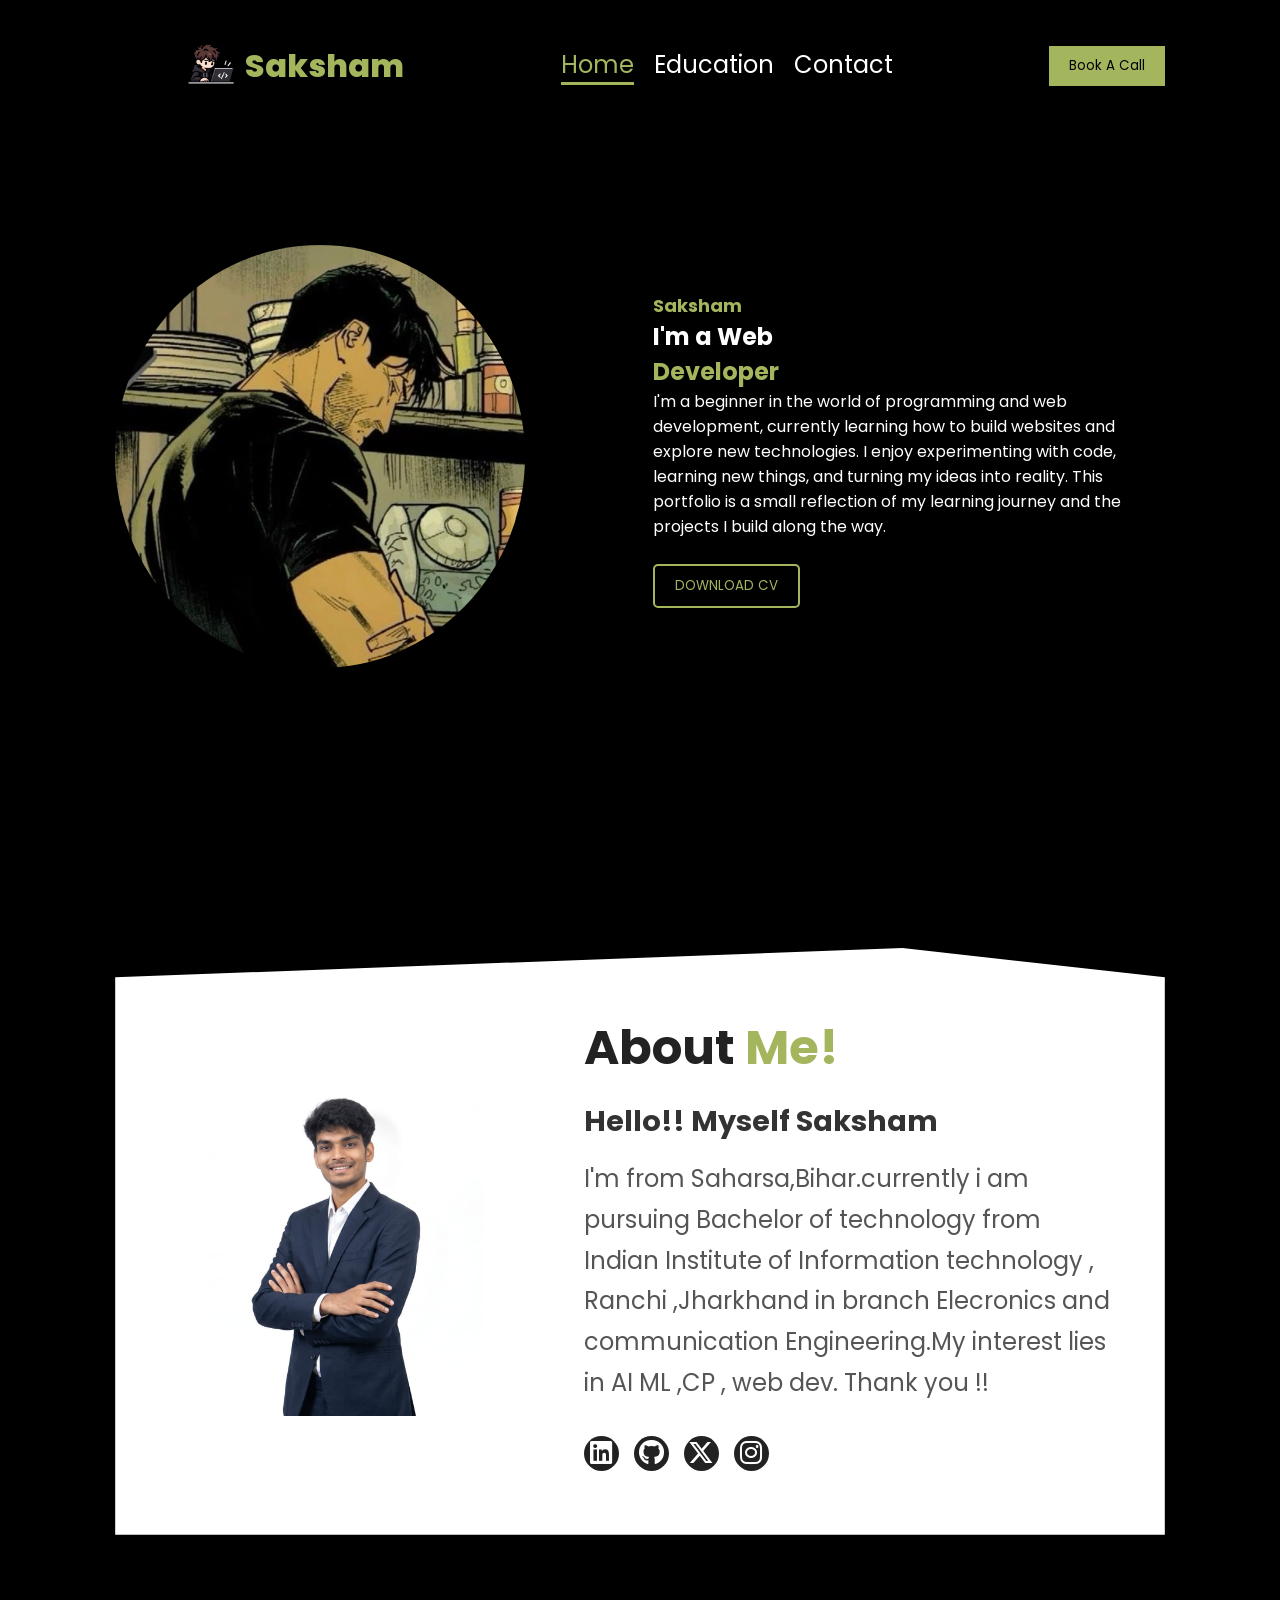
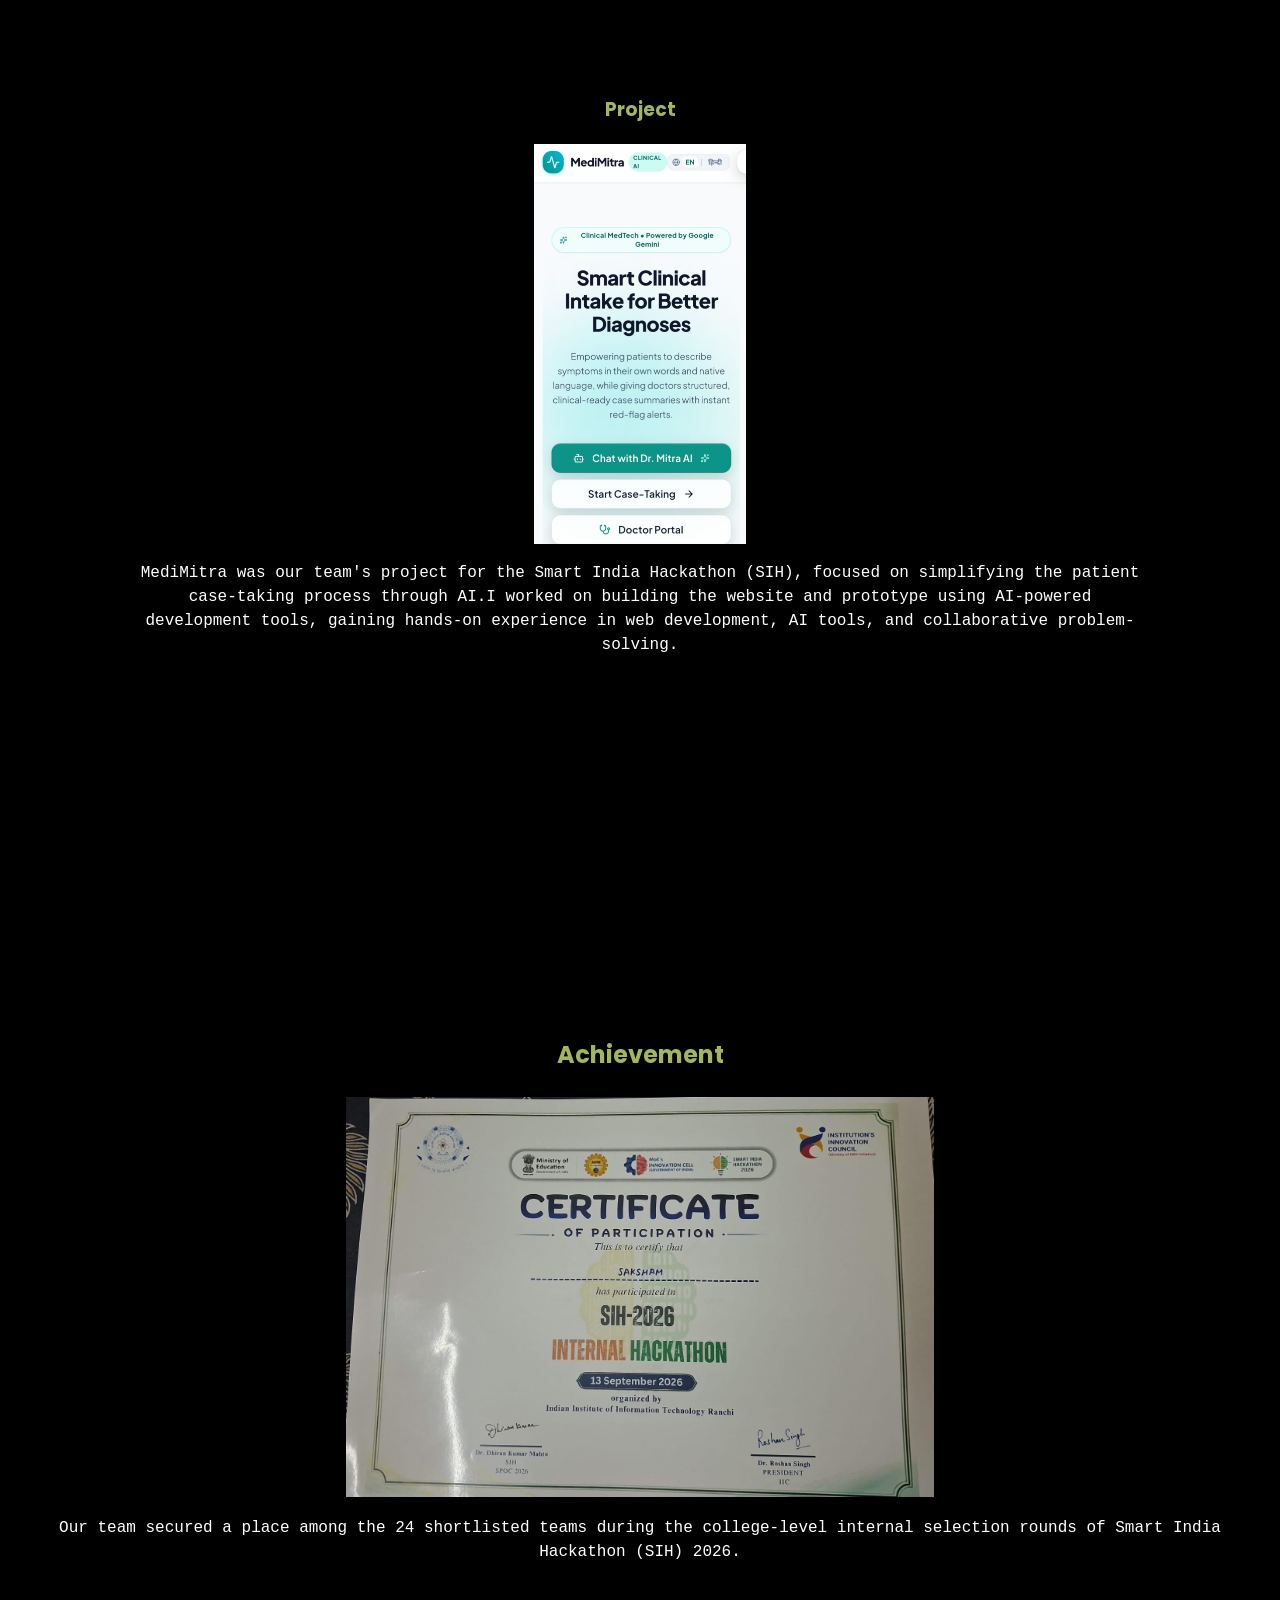
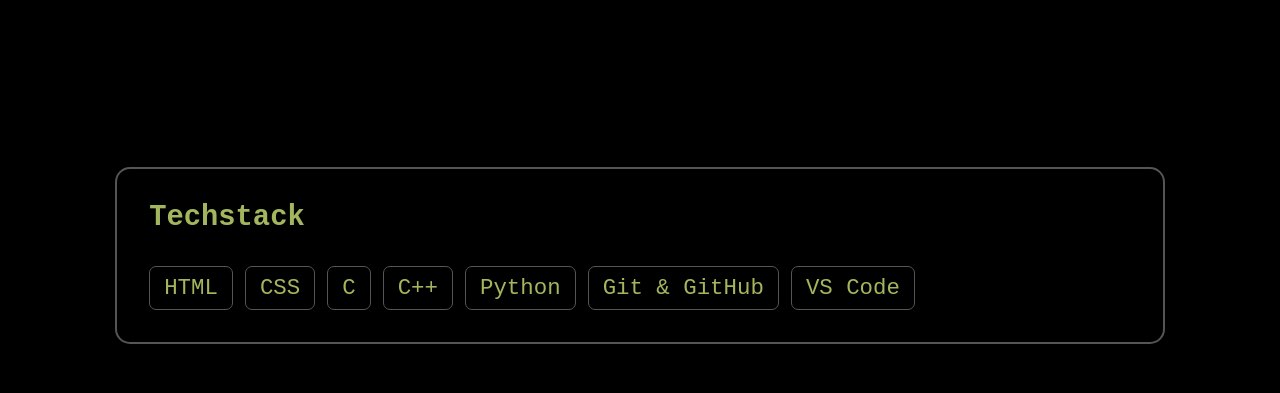
<file: index.html>
<!DOCTYPE html>
<html lang="en">
<head>
    <meta charset="UTF-8">
    <meta name="viewport" content="width=device-width, initial-scale=1.0">
    <title>Portfolio</title>
    <link rel="stylesheet" href="https://cdnjs.cloudflare.com/ajax/libs/font-awesome/6.5.2/css/all.min.css">

    <link rel="icon" href="./alien-monster_1f47e.png" >
    <link rel="stylesheet" href="style.css" >

</head>
<body>
         <header>
        <div >
            <a href="#" class="logo">
            <img src="logo.png"  alt="Logo">
            <span>Saksham</span>
            </a>
        </div>

        <nav> 
            <div>
            <a href="index.html" class="Home"> Home</a>
            <a href="education.html" >Education</a>
            <a href="contact.html" >Contact</a>
            </div>
        </nav>

        <button class="btn btn-first">Book A Call</button>

    </header>

    <section class="home"> 
        <div class="main-img">
            <img src="batman.jpeg" alt="">
        </div>

        <div class="Home-content">
            <h6>Saksham</h6>
            <h1>I'm a Web<br> <span>Developer</span></h1>
            <p>I'm a beginner in the world of programming and web development, currently learning how to build websites and explore new technologies. I enjoy experimenting with code, learning new things, and turning my ideas into reality. This portfolio is a small reflection of my learning journey and the projects I build along the way.</p>
            
            <div>
                <button class="btn btn-second">DOWNLOAD CV
                </button>
            </div>
        </div>
    </section> 
    <section class="about-section">
        <div class="about">
            <div class="sec-image">
                <img src="about.jpeg" alt="" >
            </div>
            <div class="about-content">
                <h1>About <span>Me!</span></h1>
                <h3>Hello!! Myself Saksham</h3>
                <p>I'm from Saharsa,Bihar.currently i am pursuing Bachelor of technology from Indian Institute of Information technology , Ranchi ,Jharkhand in branch Elecronics and communication Engineering.My interest lies in AI ML ,CP , web dev. Thank you !! </p>
                <div class="social">
                <a href="https://www.linkedin.com/in/saksham-39a841434?utm_source=share_via&utm_content=profile&utm_medium=member_android"><i class="fa-brands fa-linkedin"></i></a>
                <a href="https://github.com/Saksham-dev08"><i class="fa-brands fa-github"></i></a>
                <a href="#"><i class="fa-brands fa-x-twitter"></i></a>
                <a href="#"><i class="fa-brands fa-instagram"></i></a>
            </div>
            </div>

        </div>
    </section>
    <section>
        

    <section class="project-section">
        <div class="project">
            <h1 class="header">Project</h1>
            <img src="project2.jpeg" alt="MediMitra Project">
            <p>MediMitra was our team's project for the Smart India Hackathon (SIH), focused on simplifying the patient case-taking process through AI.I worked on building the website and prototype using AI-powered development tools, gaining hands-on experience in web development, AI tools, and collaborative problem-solving.</p>
        </div>
        </section>
    </section>

    <section class="achieve-section">
        <div class="achieve">
            <h1 class="achieve-header">Achievement</h1>
            <img src="achievement.jpeg" alt="" >
            <p>Our team secured a place among the 24 shortlisted teams during the college-level internal selection rounds of Smart India Hackathon (SIH) 2026.</p>

        </div>

    </section>
    <section class="techstack-section">

    <div class="techstack">

        <h2>Techstack</h2>

        <div class="tech-list">

            <span class="tech">HTML</span>
            <span class="tech">CSS</span>
            <span class="tech">C</span>
            <span class="tech">C++</span>
            <span class="tech">Python</span>
            <span class="tech">Git & GitHub</span>
            <span class="tech">VS Code</span>

        </div>

    </div>

</section>

</body>

</html>
</file>
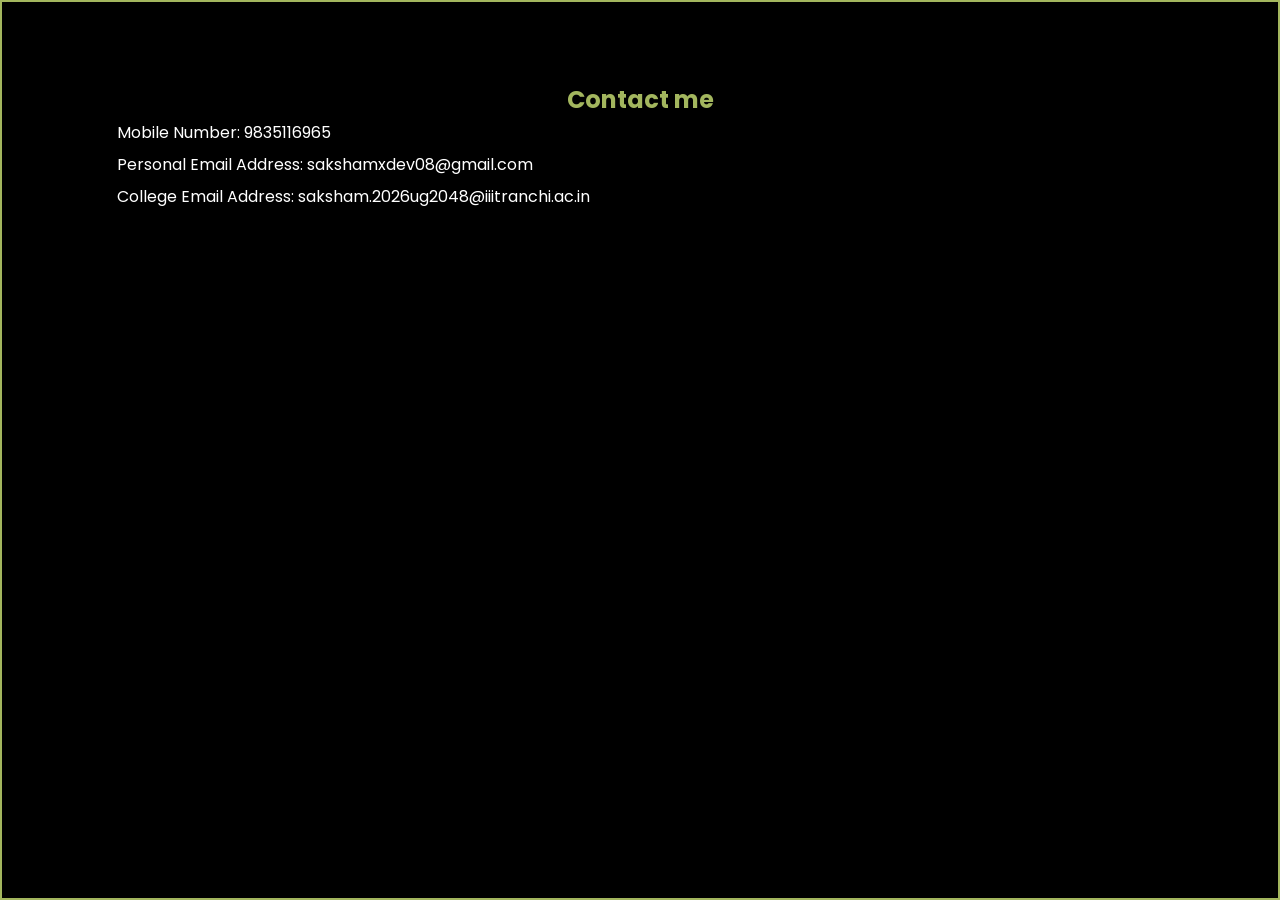
<file: contact.html>
<!DOCTYPE html>
<html lang="en">
<head>
    <mta charset="UTF-8">
    <meta name="viewport" content="width=device-width, initial-scale=1.0">
    <title>contact</title>
    <link rel="stylesheet" href="style.css" >
</head>
<body>
    <section class="contact">
    <div class="con">
    <h1>Contact me</h1>  

    <P>Mobile Number: 9835116965 </P>
    <P>Personal Email Address: sakshamxdev08@gmail.com</P>
    <p>College Email Address: saksham.2026ug2048@iiitranchi.ac.in</p>
    </div>
    </section>
    
</body>
</html>
</file>
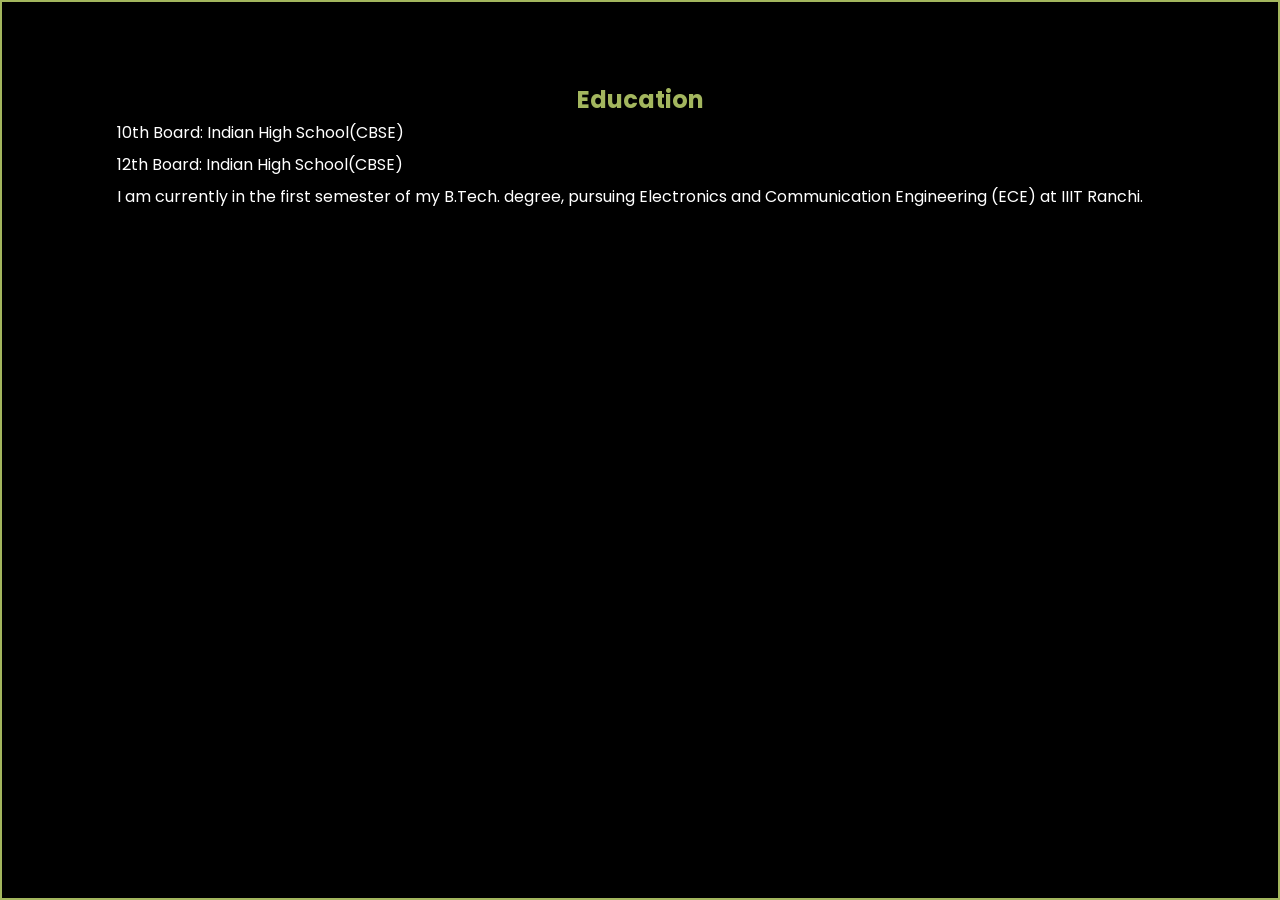
<file: education.html>
<!DOCTYPE html>
<html lang="en">
<head>
    <meta charset="UTF-8">
    <meta name="viewport" content="width=device-width, initial-scale=1.0">
    <title>Education</title>
    <link rel="stylesheet" href="style.css" >
</head>
<body>
    <section class="education">
       <div class="edu">

       
        <h1>Education</h1>
        <p>10th Board: Indian High School(CBSE)</p>
        <P>12th Board: Indian High School(CBSE)</P>
        <P>I am currently in the first semester of my B.Tech. degree, pursuing Electronics and Communication Engineering (ECE) at IIIT Ranchi.</P>
       </div>
    </section>
    
    
</body>
</html>
</file>
<file: style.css>
@import url('https://fonts.googleapis.com/css2?family=Poppins:wght@100;200;300;400;500;600&display=swap');


body{
    background-color: black;
    color: #fff;
    overflow-x: hidden;
    width: 100%;
    height: 100vh;
}

*{
    margin: 0;
    padding:0;
    text-decoration: none;
    box-sizing: border-box;
    border: none;
    outline: none;
    font-family: 'Poppins' , sans-serif;

}

header{
    margin-top: 1.25rem;
    position: fixed;
    top: 0%;
    left: 0%;
    width: 100%;
    padding: 1rem 9%;
    background-color: transparent;
    filter: drop-shadow(10px);
    display: flex;
    justify-content: space-between;
    align-items: center;
    z-index: 100;
}

.logo{
    display: flex;
    align-items: center;
    gap:0px;
    font-size: 2rem;
    color: #A3B65E;
    font-weight: 800;
    cursor: pointer;
    transition: 0.5s ease;
    text-decoration: none;
}
.logo:hover{
    transform: scale(1.1);
}

.logo img{
    width: 200px;
    height:60px;
    object-fit: contain;
    margin-right: -70px;

}

nav div {
    display: flex;
    gap: 20px;
    font-size: 1.5rem;
    color: white;
}

nav div a {
    color: white;
    text-decoration: none;
    border-bottom: 3px solid transparent;
}

nav a.Home{
    color: #A3B65E;
    border-bottom: 3px solid #A3B65E;
}

nav a:hover {
    border-bottom: 3px solid #A3B65E;
    color: #A3B65E;
}

.btn.btn-first {
    background-color: #A3B65E;
    color: black;
    border: none;
    padding: 10px 20px;
    cursor: pointer;
}

section{
    min-height: 100vh;
    padding: 5rem 9% 5rem;
}

.home{
    display:flex;
    justify-content: center;
    align-items: center;
    gap:8rem;
    background-color: black;
}

.home .main-img img{
    position: relative;
    width: 32vw;
    border-radius: 50%;
    box-shadow: 0 0 25px solid #A3B65E;
    cursor: pointer;
    transition: 0.2s linear;
    margin-top: 20px;
    

}

section div h6 {
    font-size: large;
    color: #A3B65E;

}

section div span{
    color:#A3B65E;
    
    
}

section .btn-second {
    color: #A3B65E;
    background-color: black;
    border: 2px solid #A3B65E;
    padding: 10px 20px;
    text-decoration: none;
    border-radius: 5px;
    display: inline-block;
    transition: 0.3s ease;
    margin-top: 5%;
}

section .about-section{
    display: flex;
    justify-content: center;
    align-items: center;
    background-color: white;

}

.about-section{
    min-height: 100vh;
    background-color: #000;
    padding: 5rem 9%;
    display: flex;
    justify-content: center;
    align-items: center;

}
.about{
    width: 100%;
    min-height: 450px;
    background-color: white;
    display: flex;
    justify-content: space-evenly;
    align-items: center;
    padding: 4rem 5%;
    gap: 4rem;

    clip-path: polygon(
        0 5%,
        75% 0,
        100% 5%,
        100% 100%,
        0 100%
    );

}
.sec-image {
    flex: 1;
    display: flex;
    justify-content: center;
    align-items: center;
}
.sec-image img {
    width: 280px;
    height: 350px;
    object-fit: cover;
    object-position: center;
}

.about-content {
    flex: 1.5;
    color: #333;
}

.about-content h1 {
    font-size: 3rem;
    color: #222;
    margin-bottom: 1rem;
}

.about-content h1 span {
    color: #A3B65E;
}

.about-content h3 {
    font-size: 1.8rem;
    margin-bottom: 1rem;
    color: #333;
}

.about-content p {
    font-size: 1.5rem;
    line-height: 1.7;
    color: #555;
    margin-bottom: 2rem;
}

.social {
    display: flex;
    gap: 15px;
}

.social a {
    display: inline-flex;
    justify-content: center;
    align-items: center;

    width: 35px;
    height: 35px;

    background-color: #222;
    color: white;

    border-radius: 50%;
    font-size: 1.6rem;
    text-decoration: none;

    transition: 0.3s ease;
}

.social a:hover {
    background-color: #A3B65E;
    transform: scale(1.1);
}

.education {
    border: 2px solid #A3B65E;

}
.edu h1 {

    text-align: center;
    color: #A3B65E;

}

.edu p {
    line-height: 2;
}

.contact{
    border: 2px solid #A3B65E;
}

.contact .con h1{
    text-align: center;
    color: #A3B65E;

}

.contact .con p{
    line-height: 2;
}

.techstack-section {
    min-height: auto;
    padding: 1rem 9% 3rem;
    background-color: black;
}

.techstack {
    border: 2px solid #555;
    border-radius: 15px;
    padding: 2rem;
}

.techstack h2 {
    color: #A3B65E;
    font-family: monospace;
    font-size: 1.8rem;
    margin-bottom: 2rem;
}

.tech-list {
    display: flex;
    flex-wrap: wrap;
    gap: 12px;
}

.tech {
    border: 1px solid #555;
    border-radius: 7px;
    padding: 8px 14px;

    color: #A3B65E;
    font-family: monospace;
    font-size: 1.4rem;

    cursor: default;
    transition: 0.3s ease;
}

.tech:hover {
    border-color: #A3B65E;
    background-color: #A3B65E;
    color: black;
    transform: translateY(-2px);
}
.techstack-section{
    margin-top: 0%;
}

.about-section{
    min-height: auto;
    padding: 3rem 9% 1rem;
}

.project-section {
  display: flex;
  flex-direction: column;
  align-items: center;      
  justify-content: center;
  text-align: center;       
  width: 100%;
  padding: 4rem 1.5rem;
  background-color: #000000;
  color: #ffffff;
  box-sizing: border-box;
  min-height: auto;
}


.project img{
    height: 400px;
    margin-top: 2%;
    align-self: center;
}

.header{
    color: #A3B65E;
}
.project p{
    line-height: 1.5;
    font-family:'Courier New', Courier, monospace;
    margin-top: 1%;
}

.project img {
    transition: 0.5s ease;
}

.project img:hover {
    transform: scale(1.05);
}

.achieve-section{
    display: flex;
  flex-direction: column;
  align-items: center;      
  justify-content: center;
  text-align: center;       
  width: 100%;
  padding: 4rem 1.5rem;
  background-color: #000000;
  color: #ffffff;
  box-sizing: border-box;
}

.achieve img{
    height: 400px;
    margin-top: 2%;
    align-self: center;
}

.achieve img{
    transition: 0.5s ease;
}

.achieve img:hover{
    transform: scale(1.05);
}
.achieve p{
    line-height: 1.5;
    font-family: 'Courier New', Courier, monospace;
    margin-top: 1%;
}

.achieve .achieve-header{
    color: #A3B65E;
}
</file>
